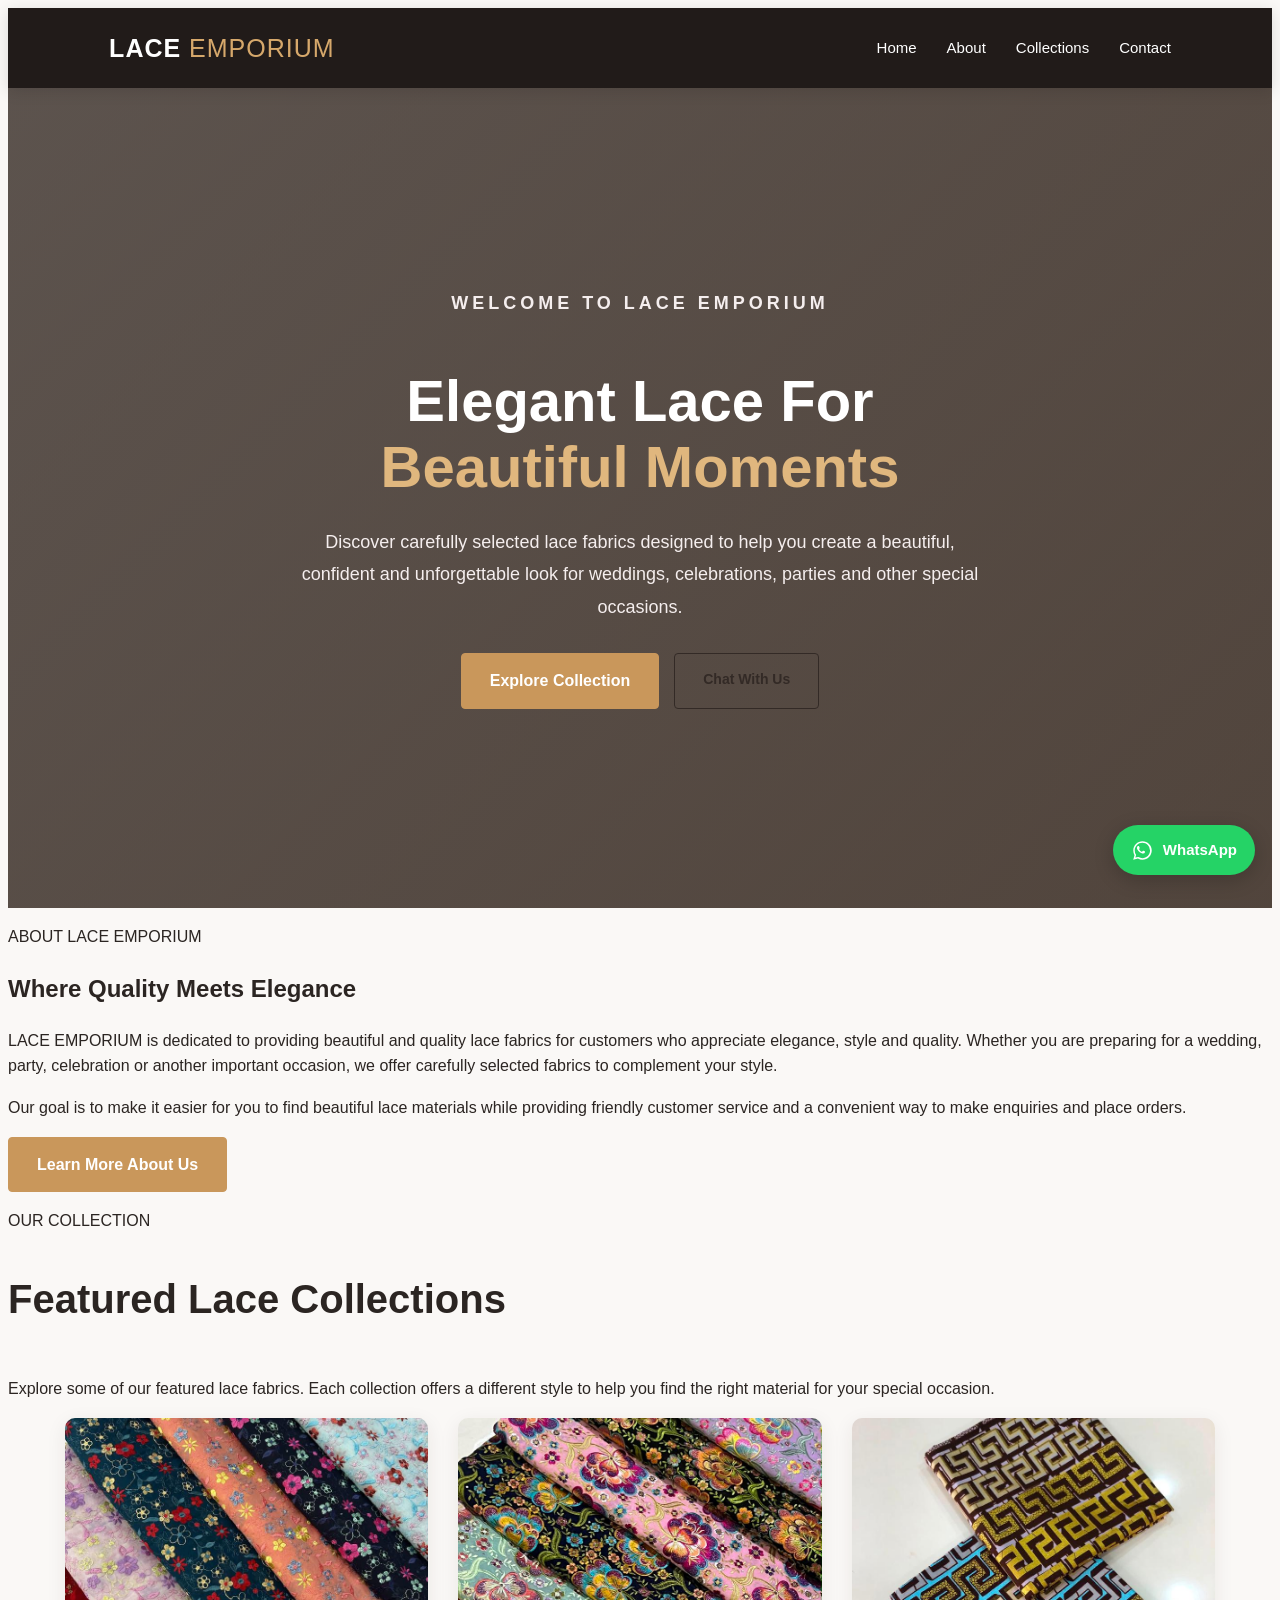
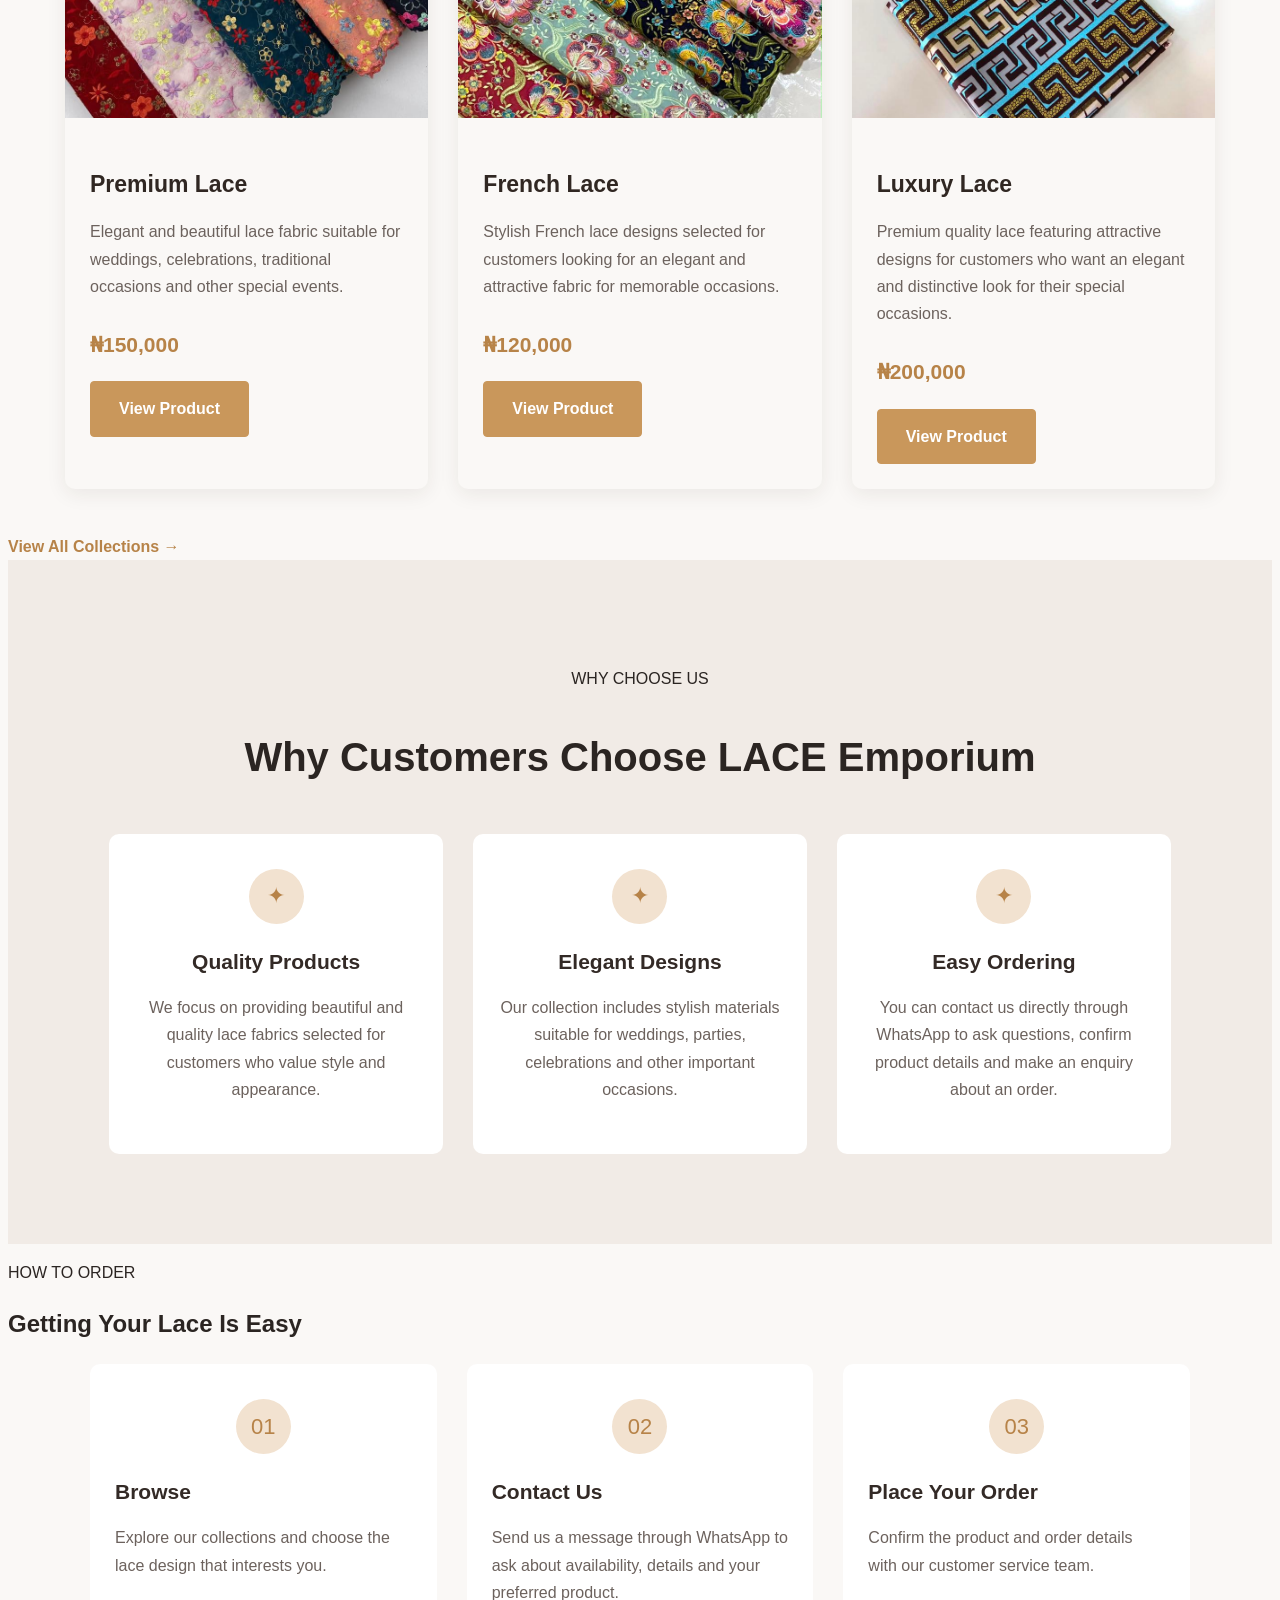
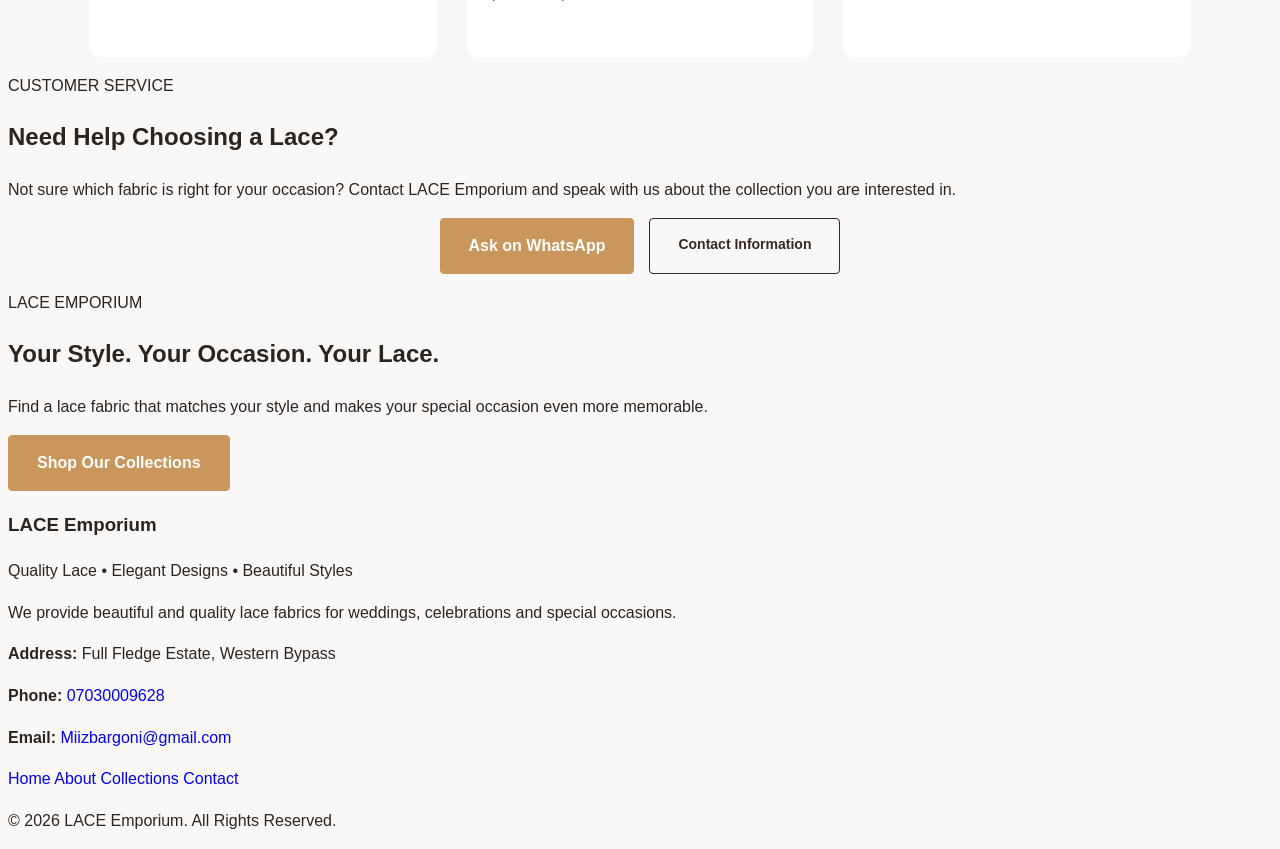
<file: index.html>
<!DOCTYPE html>
<html lang="en">

<head>
    <meta charset="UTF-8">
    <meta name="viewport" content="width=device-width, initial-scale=1.0">

    <title>LACE EMPORIUM | Quality Lace & Fashion</title>

    <link rel="stylesheet" href="style.css">
</head>

<body>

<!-- Floating WhatsApp Button -->

<a
    href="https://wa.me/2347030009628?text=Hello%20LACE%20Emporium%2C%20I%20would%20like%20to%20make%20an%20enquiry."
    class="floating-whatsapp"
    target="_blank"
    aria-label="Chat with LACE Emporium on WhatsApp"
>
    <span class="whatsapp-icon">
        <svg viewBox="0 0 32 32" aria-hidden="true">
            <path d="M19.11 17.21c-.28-.14-1.65-.81-1.91-.9-.26-.1-.45-.14-.64.14-.19.28-.73.9-.9 1.09-.16.19-.33.21-.61.07-.28-.14-1.18-.43-2.25-1.39-.83-.74-1.39-1.65-1.55-1.93-.16-.28-.02-.43.12-.57.13-.13.28-.33.42-.49.14-.16.19-.28.28-.47.09-.19.05-.35-.02-.49-.07-.14-.64-1.54-.88-2.11-.23-.55-.47-.48-.64-.49h-.54c-.19 0-.49.07-.75.35-.26.28-.98.96-.98 2.34s1 2.71 1.14 2.9c.14.19 1.96 2.99 4.75 4.19.66.28 1.18.45 1.58.57.66.21 1.26.18 1.73.11.53-.08 1.65-.68 1.88-1.34.23-.66.23-1.23.16-1.34-.07-.12-.26-.19-.54-.33z"/>
            <path d="M16.02 3.2C8.94 3.2 3.18 8.96 3.18 16.04c0 2.26.59 4.46 1.72 6.4L3.1 28.8l6.51-1.71a12.78 12.78 0 0 0 6.4 1.71h.01c7.08 0 12.84-5.76 12.84-12.84S23.1 3.2 16.02 3.2zm0 23.47h-.01c-2 0-3.96-.54-5.67-1.56l-.41-.24-3.86 1.01 1.03-3.76-.27-.39a10.61 10.61 0 0 1-1.63-5.69c0-5.87 4.78-10.65 10.66-10.65 2.84 0 5.51 1.11 7.52 3.12a10.6 10.6 0 0 1 3.12 7.53c0 5.87-4.78 10.63-10.65 10.63z"/>
        </svg>
    </span>

    <strong>WhatsApp</strong>
</a>


<!-- Navigation -->

<header>

    <div class="logo">
        <h2>LACE <span>EMPORIUM</span></h2>
    </div>

    <nav>
        <a href="index.html">Home</a>
        <a href="about.html">About</a>
        <a href="services.html">Collections</a>
        <a href="contact.html">Contact</a>
    </nav>

</header>


<!-- Hero Section -->

<section class="hero">

    <div class="hero-content">

        <p class="hero-small">
            WELCOME TO LACE EMPORIUM
        </p>

        <h1>
            Elegant Lace For
            <span>Beautiful Moments</span>
        </h1>

        <p>
            Discover carefully selected lace fabrics designed to help
            you create a beautiful, confident and unforgettable look
            for weddings, celebrations, parties and other special occasions.
        </p>

        <div class="hero-buttons">

            <a href="services.html" class="button">
                Explore Collection
            </a>

            <a
                href="https://wa.me/2347030009628?text=Hello%20LACE%20Emporium%2C%20I%20would%20like%20to%20make%20an%20enquiry."
                class="button secondary-button"
                target="_blank"
            >
                Chat With Us
            </a>

        </div>

    </div>

</section>


<!-- Introduction -->

<section class="intro">

    <p class="section-label">
        ABOUT LACE EMPORIUM
    </p>

    <h2>
        Where Quality Meets Elegance
    </h2>

    <p>
        LACE EMPORIUM is dedicated to providing beautiful and quality
        lace fabrics for customers who appreciate elegance, style and
        quality. Whether you are preparing for a wedding, party,
        celebration or another important occasion, we offer carefully
        selected fabrics to complement your style.
    </p>

    <p>
        Our goal is to make it easier for you to find beautiful lace
        materials while providing friendly customer service and a
        convenient way to make enquiries and place orders.
    </p>

    <a href="about.html" class="button">
        Learn More About Us
    </a>

</section>


<!-- Featured Collections -->

<section class="home-products">

    <p class="section-label">
        OUR COLLECTION
    </p>

    <h2>
        Featured Lace Collections
    </h2>

    <p>
        Explore some of our featured lace fabrics. Each collection
        offers a different style to help you find the right material
        for your special occasion.
    </p>

    <div class="home-product-container">


        <!-- Premium Lace -->

        <div class="home-product-card">

            <div class="home-product-image">

                <img
                    src="premium-lace.jpeg"
                    alt="Premium Lace"
                >

            </div>

            <div class="home-product-content">

                <h3>
                    Premium Lace
                </h3>

                <p>
                    Elegant and beautiful lace fabric suitable for
                    weddings, celebrations, traditional occasions
                    and other special events.
                </p>

                <h4>
                    ₦150,000
                </h4>

                <a href="services.html" class="button">
                    View Product
                </a>

            </div>

        </div>


        <!-- French Lace -->

        <div class="home-product-card">

            <div class="home-product-image">

                <img
                    src="french-lace.jpeg"
                    alt="French Lace"
                >

            </div>

            <div class="home-product-content">

                <h3>
                    French Lace
                </h3>

                <p>
                    Stylish French lace designs selected for customers
                    looking for an elegant and attractive fabric for
                    memorable occasions.
                </p>

                <h4>
                    ₦120,000
                </h4>

                <a href="services.html" class="button">
                    View Product
                </a>

            </div>

        </div>


        <!-- Luxury Lace -->

        <div class="home-product-card">

            <div class="home-product-image">

                <img
                    src="luxury-lace.jpeg"
                    alt="Luxury Lace"
                >

            </div>

            <div class="home-product-content">

                <h3>
                    Luxury Lace
                </h3>

                <p>
                    Premium quality lace featuring attractive designs
                    for customers who want an elegant and distinctive
                    look for their special occasions.
                </p>

                <h4>
                    ₦200,000
                </h4>

                <a href="services.html" class="button">
                    View Product
                </a>

            </div>

        </div>

    </div>


    <a href="services.html" class="view-all-button">
        View All Collections →
    </a>

</section>


<!-- Why Choose Us -->

<section class="why-us">

    <p class="section-label">
        WHY CHOOSE US
    </p>

    <h2>
        Why Customers Choose LACE Emporium
    </h2>

    <div class="why-container">


        <div class="why-item">

            <div class="why-icon">
                ✦
            </div>

            <h3>
                Quality Products
            </h3>

            <p>
                We focus on providing beautiful and quality lace
                fabrics selected for customers who value style
                and appearance.
            </p>

        </div>


        <div class="why-item">

            <div class="why-icon">
                ✦
            </div>

            <h3>
                Elegant Designs
            </h3>

            <p>
                Our collection includes stylish materials suitable
                for weddings, parties, celebrations and other
                important occasions.
            </p>

        </div>


        <div class="why-item">

            <div class="why-icon">
                ✦
            </div>

            <h3>
                Easy Ordering
            </h3>

            <p>
                You can contact us directly through WhatsApp to
                ask questions, confirm product details and make
                an enquiry about an order.
            </p>

        </div>

    </div>

</section>


<!-- How To Order -->

<section class="intro">

    <p class="section-label">
        HOW TO ORDER
    </p>

    <h2>
        Getting Your Lace Is Easy
    </h2>

    <div class="why-container">

        <div class="why-item">

            <div class="why-icon">
                01
            </div>

            <h3>
                Browse
            </h3>

            <p>
                Explore our collections and choose the lace design
                that interests you.
            </p>

        </div>


        <div class="why-item">

            <div class="why-icon">
                02
            </div>

            <h3>
                Contact Us
            </h3>

            <p>
                Send us a message through WhatsApp to ask about
                availability, details and your preferred product.
            </p>

        </div>


        <div class="why-item">

            <div class="why-icon">
                03
            </div>

            <h3>
                Place Your Order
            </h3>

            <p>
                Confirm the product and order details with our
                customer service team.
            </p>

        </div>

    </div>

</section>


<!-- Customer Service -->

<section class="cta">

    <p class="section-label">
        CUSTOMER SERVICE
    </p>

    <h2>
        Need Help Choosing a Lace?
    </h2>

    <p>
        Not sure which fabric is right for your occasion?
        Contact LACE Emporium and speak with us about the
        collection you are interested in.
    </p>

    <div class="hero-buttons">

        <a
            href="https://wa.me/2347030009628?text=Hello%20LACE%20Emporium%2C%20I%20need%20help%20choosing%20a%20lace."
            target="_blank"
            class="button"
        >
            Ask on WhatsApp
        </a>

        <a href="contact.html" class="button secondary-button">
            Contact Information
        </a>

    </div>

</section>


<!-- Final CTA -->

<section class="intro">

    <p class="section-label">
        LACE EMPORIUM
    </p>

    <h2>
        Your Style. Your Occasion. Your Lace.
    </h2>

    <p>
        Find a lace fabric that matches your style and makes your
        special occasion even more memorable.
    </p>

    <a href="services.html" class="button">
        Shop Our Collections
    </a>

</section>


<!-- Footer -->

<footer>

    <h3>
        LACE Emporium
    </h3>

    <p>
        Quality Lace • Elegant Designs • Beautiful Styles
    </p>

    <p>
        We provide beautiful and quality lace fabrics for
        weddings, celebrations and special occasions.
    </p>

    <p>
        <strong>Address:</strong>
        Full Fledge Estate, Western Bypass
    </p>

    <p>
        <strong>Phone:</strong>
        <a href="tel:07030009628">
            07030009628
        </a>
    </p>

    <p>
        <strong>Email:</strong>
        <a href="mailto:Miizbargoni@gmail.com">
            Miizbargoni@gmail.com
        </a>
    </p>

    <div class="footer-links">

        <a href="index.html">
            Home
        </a>

        <a href="about.html">
            About
        </a>

        <a href="services.html">
            Collections
        </a>

        <a href="contact.html">
            Contact
        </a>

    </div>

    <p class="copyright">
        &copy; 2026 LACE Emporium. All Rights Reserved.
    </p>

</footer>

</body>
</html>
</file>
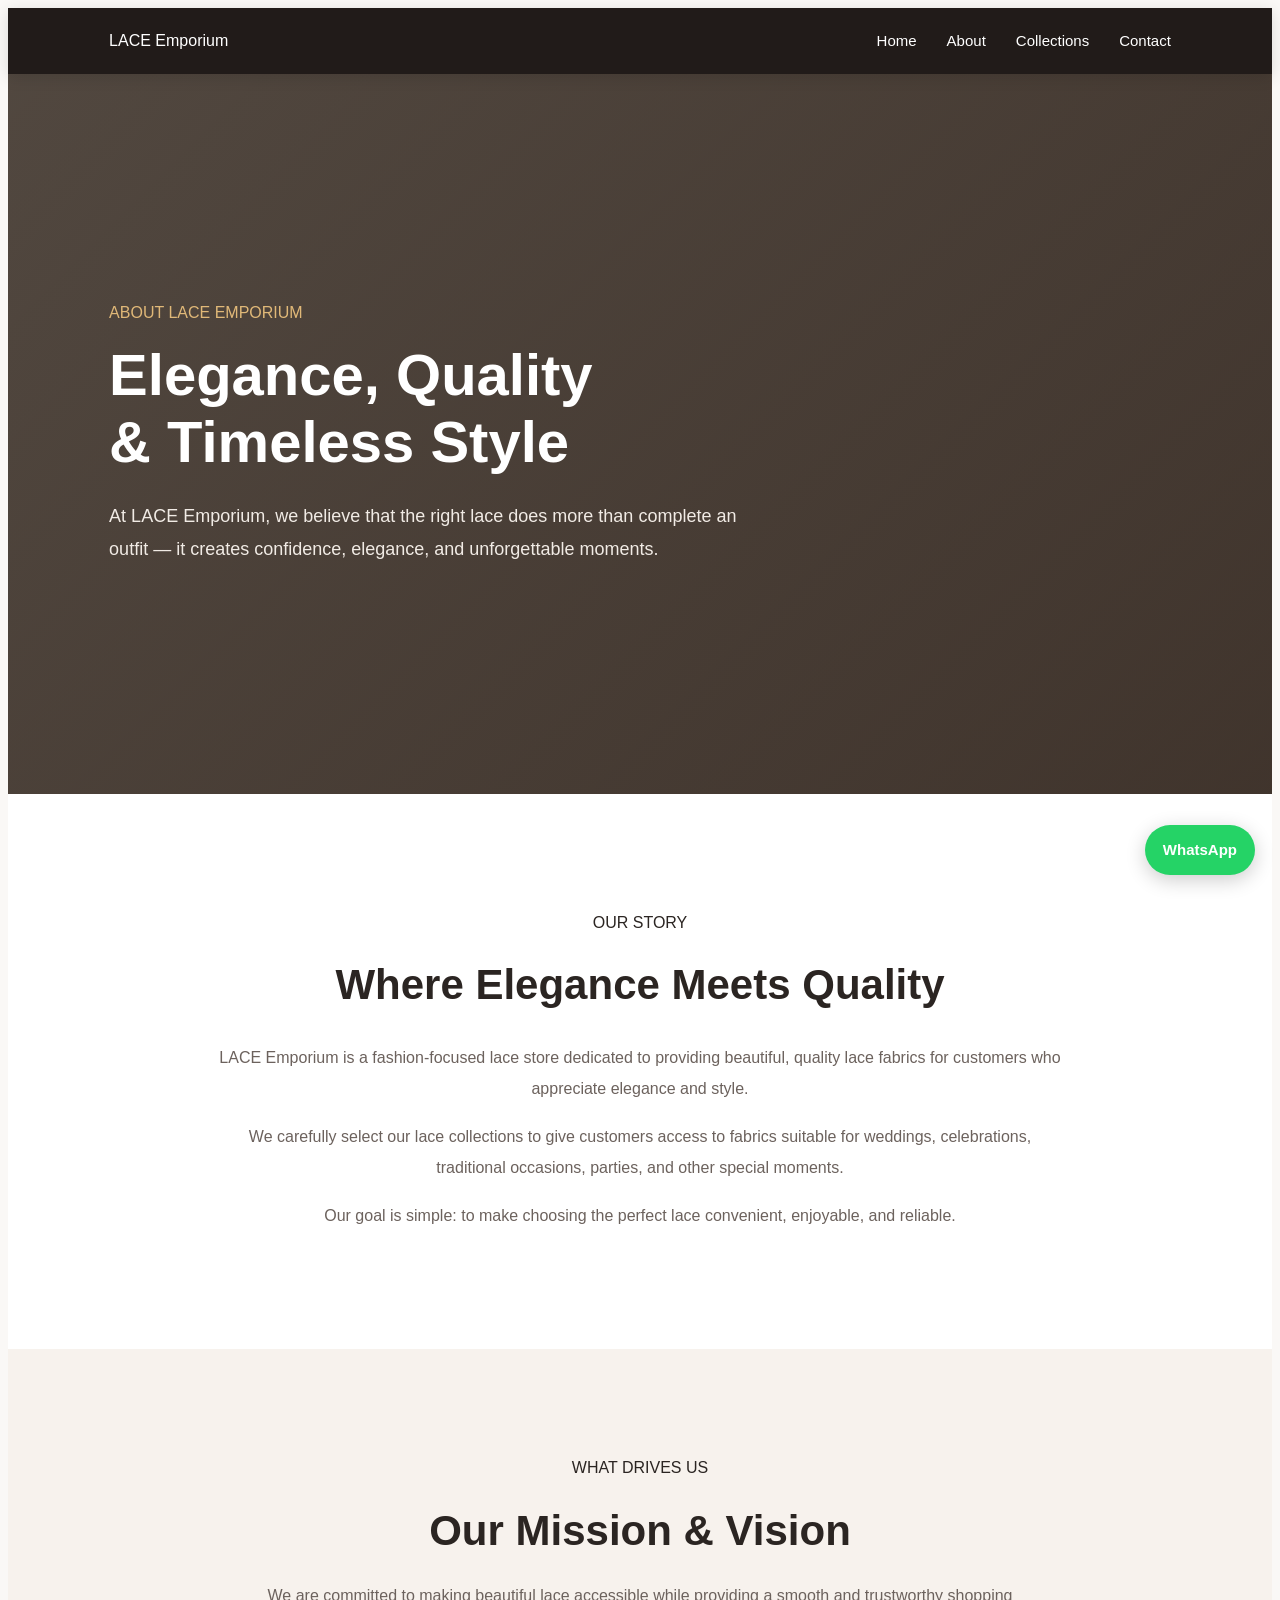
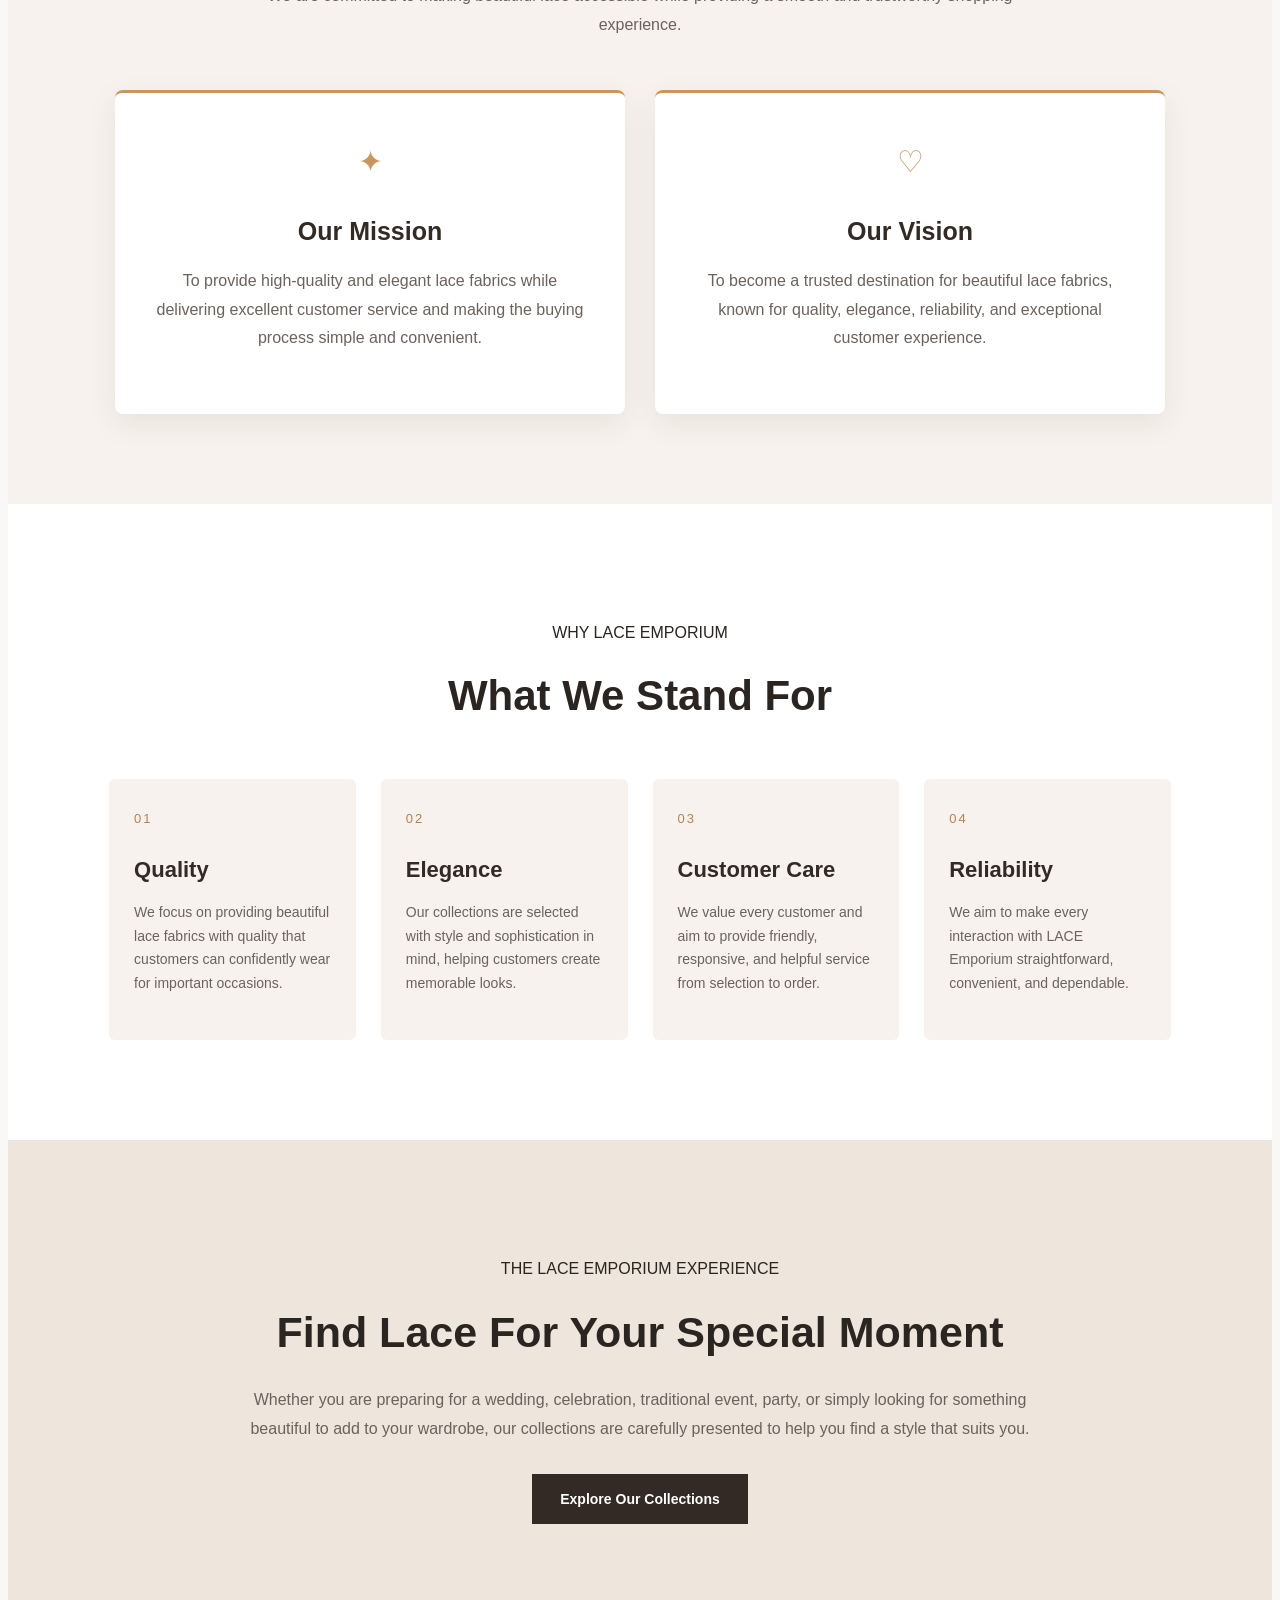
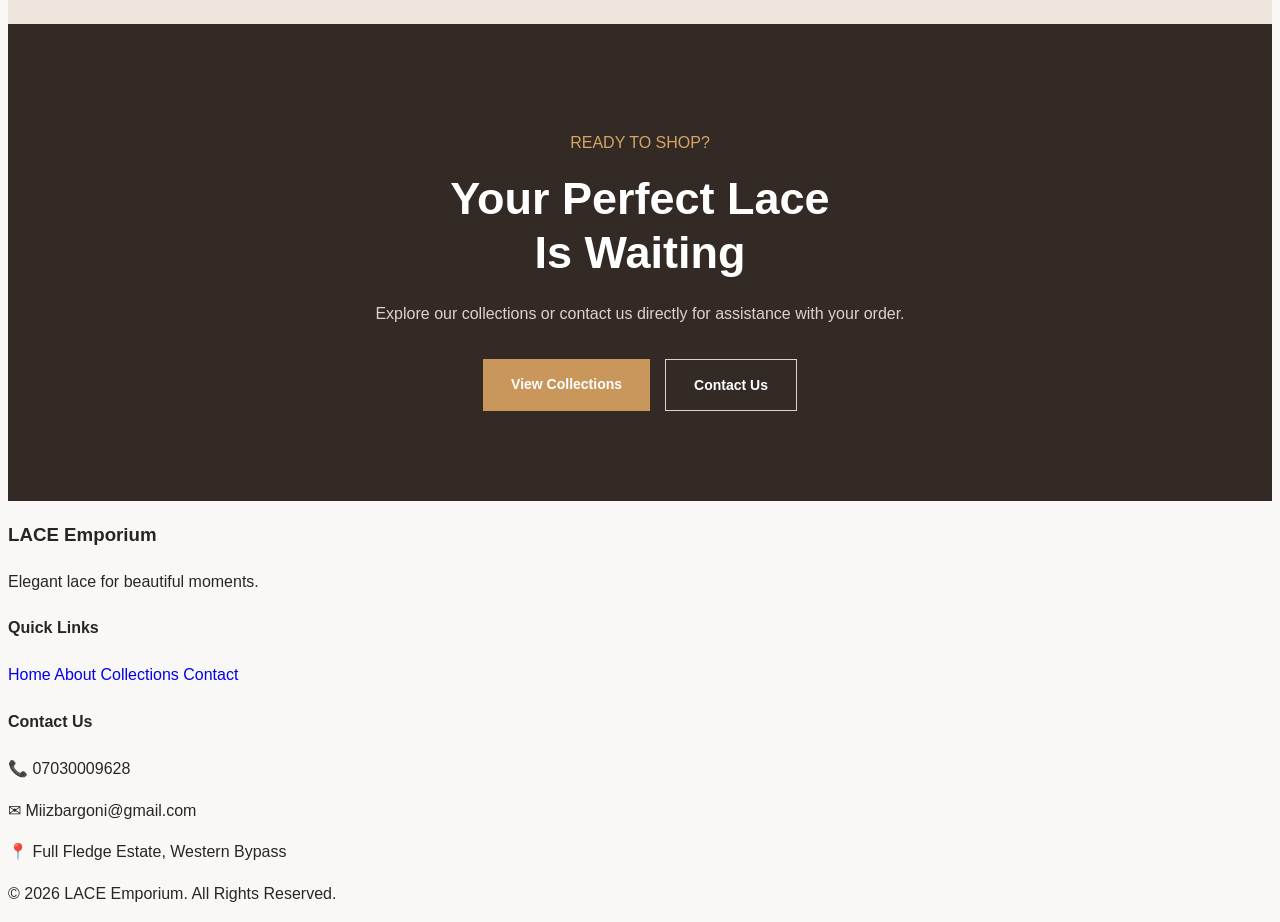
<file: about.html>
<!DOCTYPE html>
<html lang="en">
<head>
    <meta charset="UTF-8">
    <meta name="viewport" content="width=device-width, initial-scale=1.0">

    <title>About Us | LACE Emporium</title>

    <link rel="stylesheet" href="style.css">
</head>

<body>

    <!-- =========================
         HEADER
         ========================= -->
    <header>
        <div class="logo">LACE Emporium</div>

        <nav>
            <a href="index.html">Home</a>
            <a href="about.html" class="active">About</a>
            <a href="services.html">Collections</a>
            <a href="contact.html">Contact</a>
        </nav>
    </header>


    <!-- =========================
         ABOUT HERO
         ========================= -->
    <section class="about-hero">

        <div class="about-hero-content">

            <p class="section-label">ABOUT LACE EMPORIUM</p>

            <h1>
                Elegance, Quality<br>
                & Timeless Style
            </h1>

            <p>
                At LACE Emporium, we believe that the right lace does more
                than complete an outfit — it creates confidence, elegance,
                and unforgettable moments.
            </p>

        </div>

    </section>


    <!-- =========================
         OUR STORY
         ========================= -->
    <section class="about-story">

        <div class="about-story-content">

            <p class="section-label">OUR STORY</p>

            <h2>Where Elegance Meets Quality</h2>

            <p>
                LACE Emporium is a fashion-focused lace store dedicated to
                providing beautiful, quality lace fabrics for customers who
                appreciate elegance and style.
            </p>

            <p>
                We carefully select our lace collections to give customers
                access to fabrics suitable for weddings, celebrations,
                traditional occasions, parties, and other special moments.
            </p>

            <p>
                Our goal is simple: to make choosing the perfect lace
                convenient, enjoyable, and reliable.
            </p>

        </div>

    </section>


    <!-- =========================
         OUR MISSION & VISION
         ========================= -->
    <section class="mission-section">

        <div class="section-heading">

            <p class="section-label">WHAT DRIVES US</p>

            <h2>Our Mission & Vision</h2>

            <p>
                We are committed to making beautiful lace accessible while
                providing a smooth and trustworthy shopping experience.
            </p>

        </div>


        <div class="mission-grid">

            <!-- Mission -->
            <div class="mission-card">

                <div class="mission-icon">✦</div>

                <h3>Our Mission</h3>

                <p>
                    To provide high-quality and elegant lace fabrics while
                    delivering excellent customer service and making the
                    buying process simple and convenient.
                </p>

            </div>


            <!-- Vision -->
            <div class="mission-card">

                <div class="mission-icon">♡</div>

                <h3>Our Vision</h3>

                <p>
                    To become a trusted destination for beautiful lace
                    fabrics, known for quality, elegance, reliability, and
                    exceptional customer experience.
                </p>

            </div>

        </div>

    </section>


    <!-- =========================
         WHY CHOOSE US
         ========================= -->
    <section class="about-values">

        <div class="section-heading">

            <p class="section-label">WHY LACE EMPORIUM</p>

            <h2>What We Stand For</h2>

        </div>


        <div class="values-grid">

            <div class="value-card">

                <span class="value-number">01</span>

                <h3>Quality</h3>

                <p>
                    We focus on providing beautiful lace fabrics with
                    quality that customers can confidently wear for
                    important occasions.
                </p>

            </div>


            <div class="value-card">

                <span class="value-number">02</span>

                <h3>Elegance</h3>

                <p>
                    Our collections are selected with style and sophistication
                    in mind, helping customers create memorable looks.
                </p>

            </div>


            <div class="value-card">

                <span class="value-number">03</span>

                <h3>Customer Care</h3>

                <p>
                    We value every customer and aim to provide friendly,
                    responsive, and helpful service from selection to order.
                </p>

            </div>


            <div class="value-card">

                <span class="value-number">04</span>

                <h3>Reliability</h3>

                <p>
                    We aim to make every interaction with LACE Emporium
                    straightforward, convenient, and dependable.
                </p>

            </div>

        </div>

    </section>


    <!-- =========================
         SHOPPING EXPERIENCE
         ========================= -->
    <section class="experience-section">

        <div class="experience-content">

            <p class="section-label">THE LACE EMPORIUM EXPERIENCE</p>

            <h2>Find Lace For Your Special Moment</h2>

            <p>
                Whether you are preparing for a wedding, celebration,
                traditional event, party, or simply looking for something
                beautiful to add to your wardrobe, our collections are
                carefully presented to help you find a style that suits you.
            </p>

            <a href="services.html" class="primary-button">
                Explore Our Collections
            </a>

        </div>

    </section>


    <!-- =========================
         CONTACT CTA
         ========================= -->
    <section class="cta-section">

        <p class="section-label">READY TO SHOP?</p>

        <h2>
            Your Perfect Lace<br>
            Is Waiting
        </h2>

        <p>
            Explore our collections or contact us directly for assistance
            with your order.
        </p>

        <div class="cta-buttons">

            <a href="services.html" class="primary-button">
                View Collections
            </a>

            <a href="contact.html" class="secondary-button">
                Contact Us
            </a>

        </div>

    </section>


    <!-- =========================
         FOOTER
         ========================= -->
    <footer>

        <div class="footer-content">

            <div class="footer-brand">

                <h3>LACE Emporium</h3>

                <p>
                    Elegant lace for beautiful moments.
                </p>

            </div>


            <div class="footer-links">

                <h4>Quick Links</h4>

                <a href="index.html">Home</a>
                <a href="about.html">About</a>
                <a href="services.html">Collections</a>
                <a href="contact.html">Contact</a>

            </div>


            <div class="footer-contact">

                <h4>Contact Us</h4>

                <p>📞 07030009628</p>

                <p>✉ Miizbargoni@gmail.com</p>

                <p>📍 Full Fledge Estate, Western Bypass</p>

            </div>

        </div>


        <div class="footer-bottom">

            <p>
                © 2026 LACE Emporium. All Rights Reserved.
            </p>

        </div>

    </footer>


    <!-- =========================
         FLOATING WHATSAPP
         ========================= -->
    <a
        href="https://wa.me/2347030009628"
        class="floating-whatsapp"
        target="_blank"
        aria-label="Chat with LACE Emporium on WhatsApp"
    >
        WhatsApp
    </a>


</body>
</html>
</file>
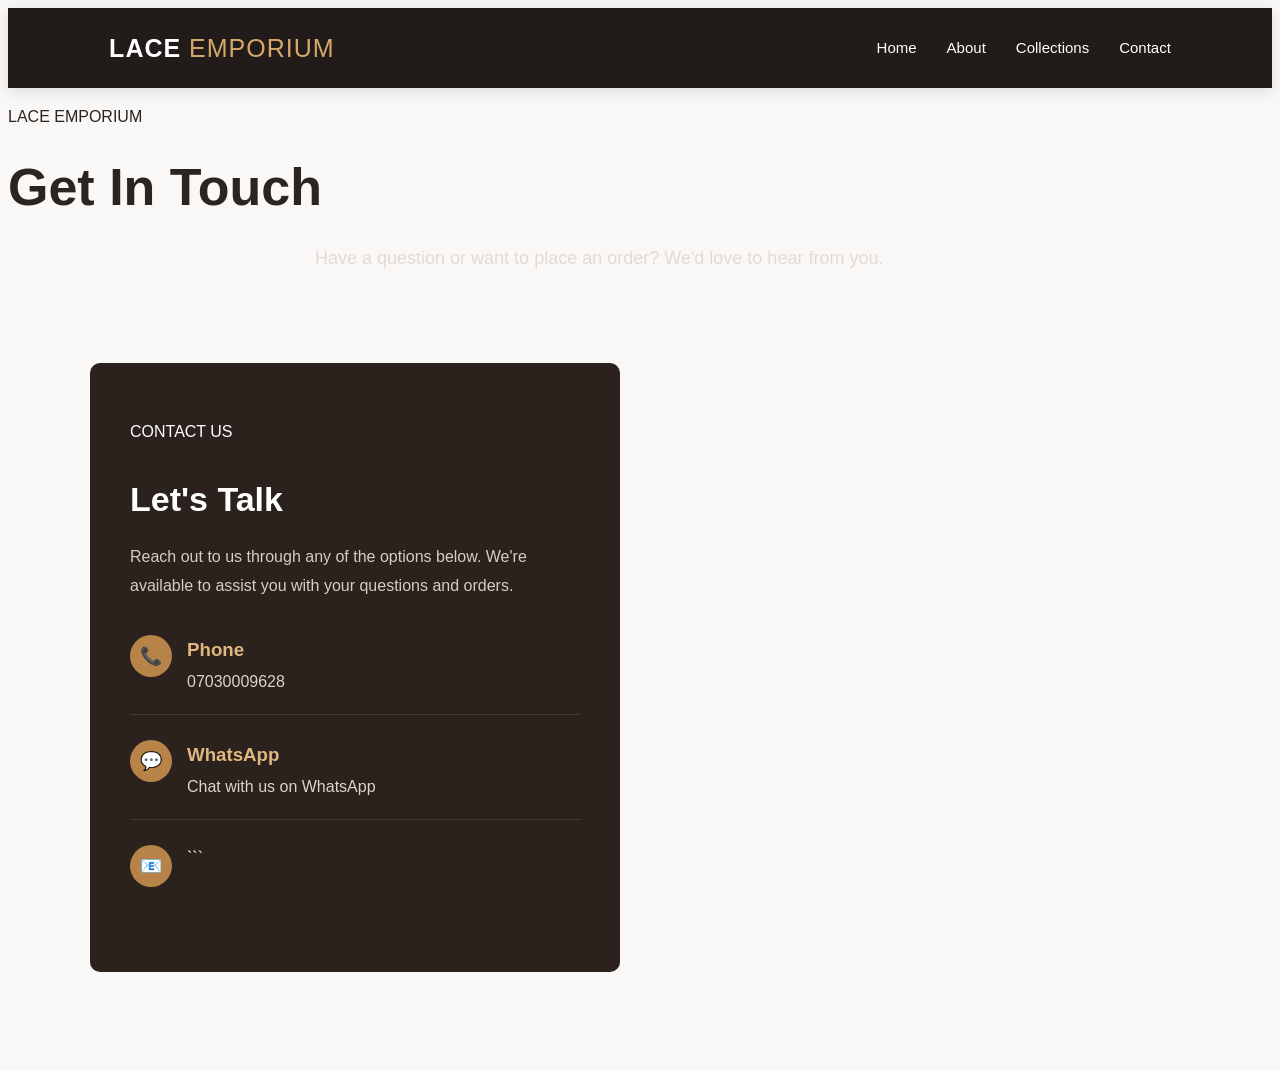
<file: contact.html>
<!DOCTYPE html>
<html lang="en">

<head>
    <meta charset="UTF-8">
    <meta name="viewport" content="width=device-width, initial-scale=1.0">

    <title>Contact Us - LACE EMPORIUM</title>

    <link rel="stylesheet" href="style.css">
</head>

<body>

    <!-- Header -->
    <header>

        <div class="logo">
            <h2>LACE <span>EMPORIUM</span></h2>
        </div>

        <nav>
            <a href="index.html">Home</a>
            <a href="about.html">About</a>
            <a href="services.html">Collections</a>
            <a href="contact.html">Contact</a>
        </nav>

    </header>


    <!-- Contact Hero -->
    <section class="contact-hero">

        <p class="section-label">LACE EMPORIUM</p>

        <h1>Get In Touch</h1>

        <p>
            Have a question or want to place an order?
            We'd love to hear from you.
        </p>

    </section>


    <!-- Contact Section -->
    <section class="contact-page">

        <div class="contact-container">


            <!-- Contact Information -->
            <div class="contact-details">

                <p class="section-label">CONTACT US</p>

                <h2>Let's Talk</h2>

                <p class="contact-description">
                    Reach out to us through any of the options below.
                    We're available to assist you with your questions
                    and orders.
                </p>


                <div class="contact-item">

                    <div class="contact-icon">📞</div>

                    <div>
                        <h3>Phone</h3>

                        <p>
                            <a href="tel:07030009628">
                                07030009628
                            </a>
                        </p>
                    </div>

                </div>


                <div class="contact-item">

                    <div class="contact-icon">💬</div>

                    <div>
                        <h3>WhatsApp</h3>

                        <p>
                            <a
                                href="https://wa.me/2347030009628"
                                target="_blank"
                            >
                                Chat with us on WhatsApp
                            </a>
                        </p>
                    </div>

                </div>


                <div class="contact-item">

                    <div class="contact-icon">📧</div>

                    <div>
```
</file>
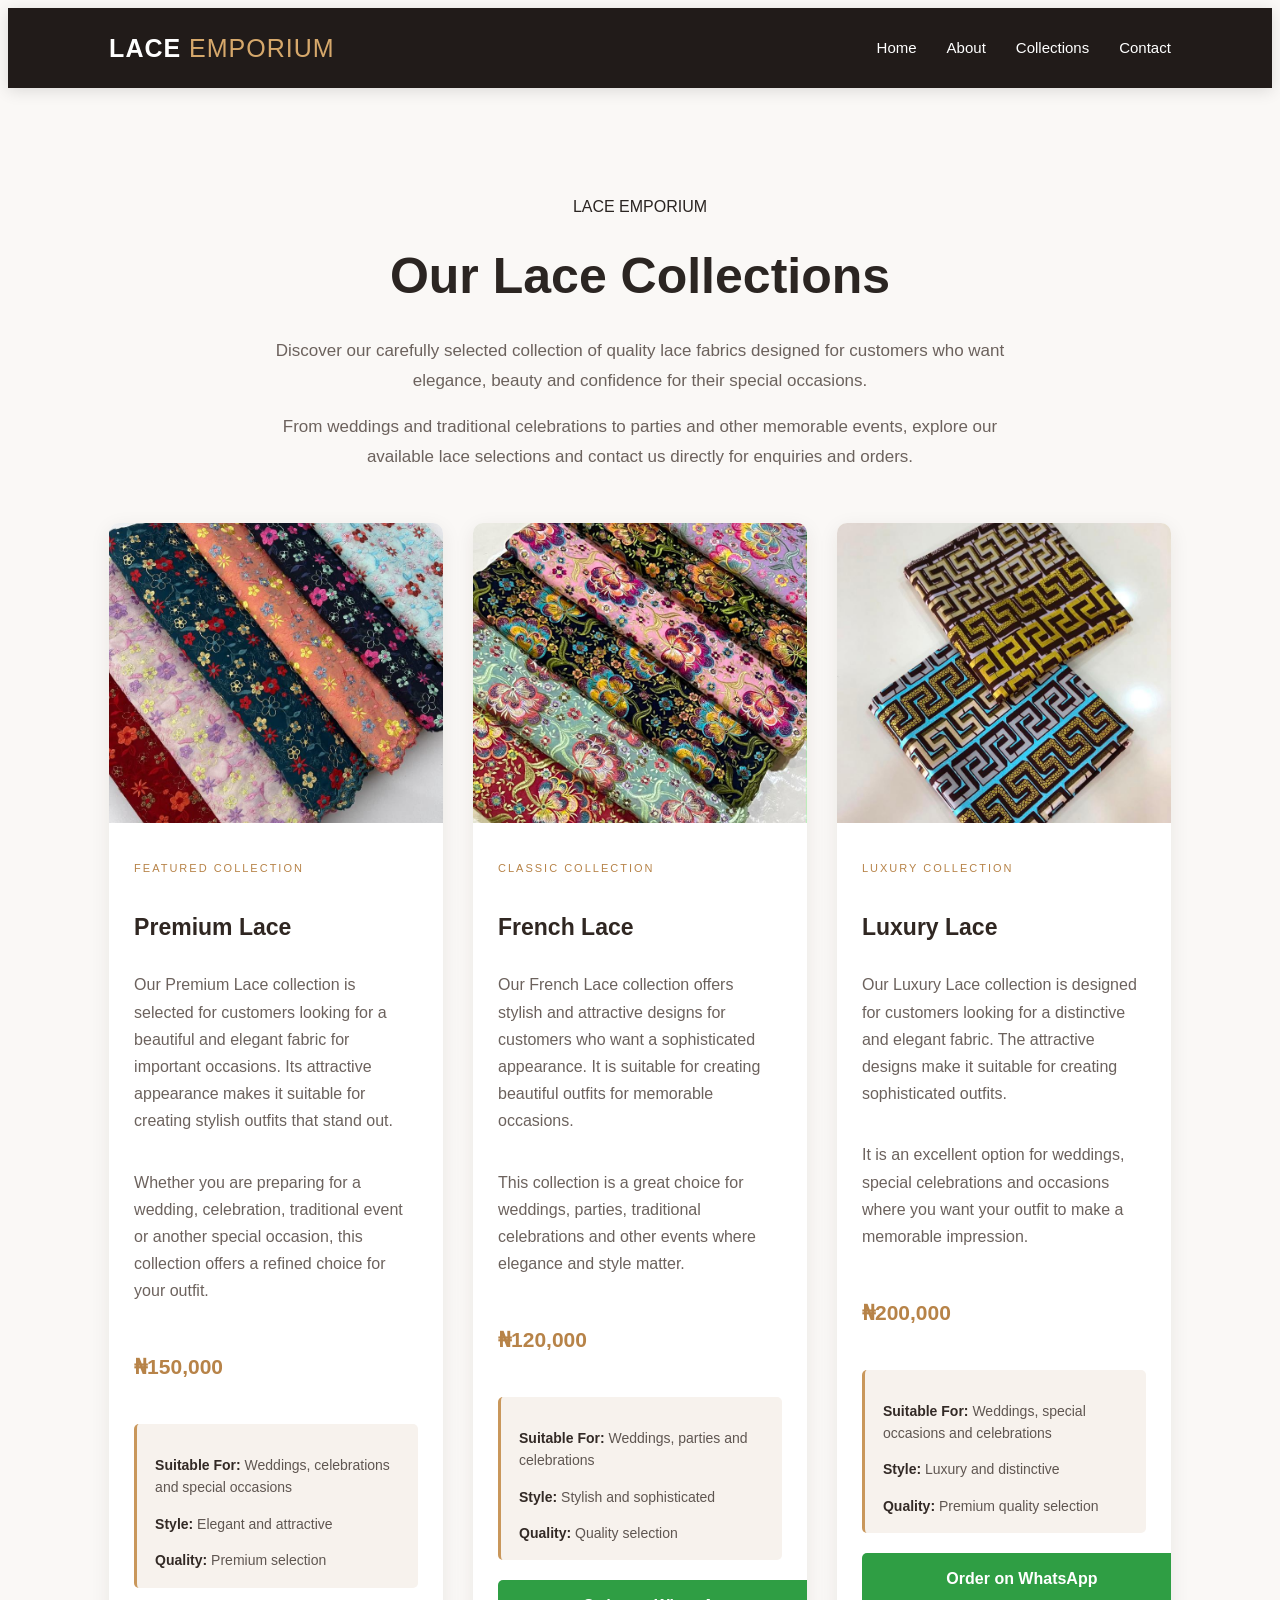
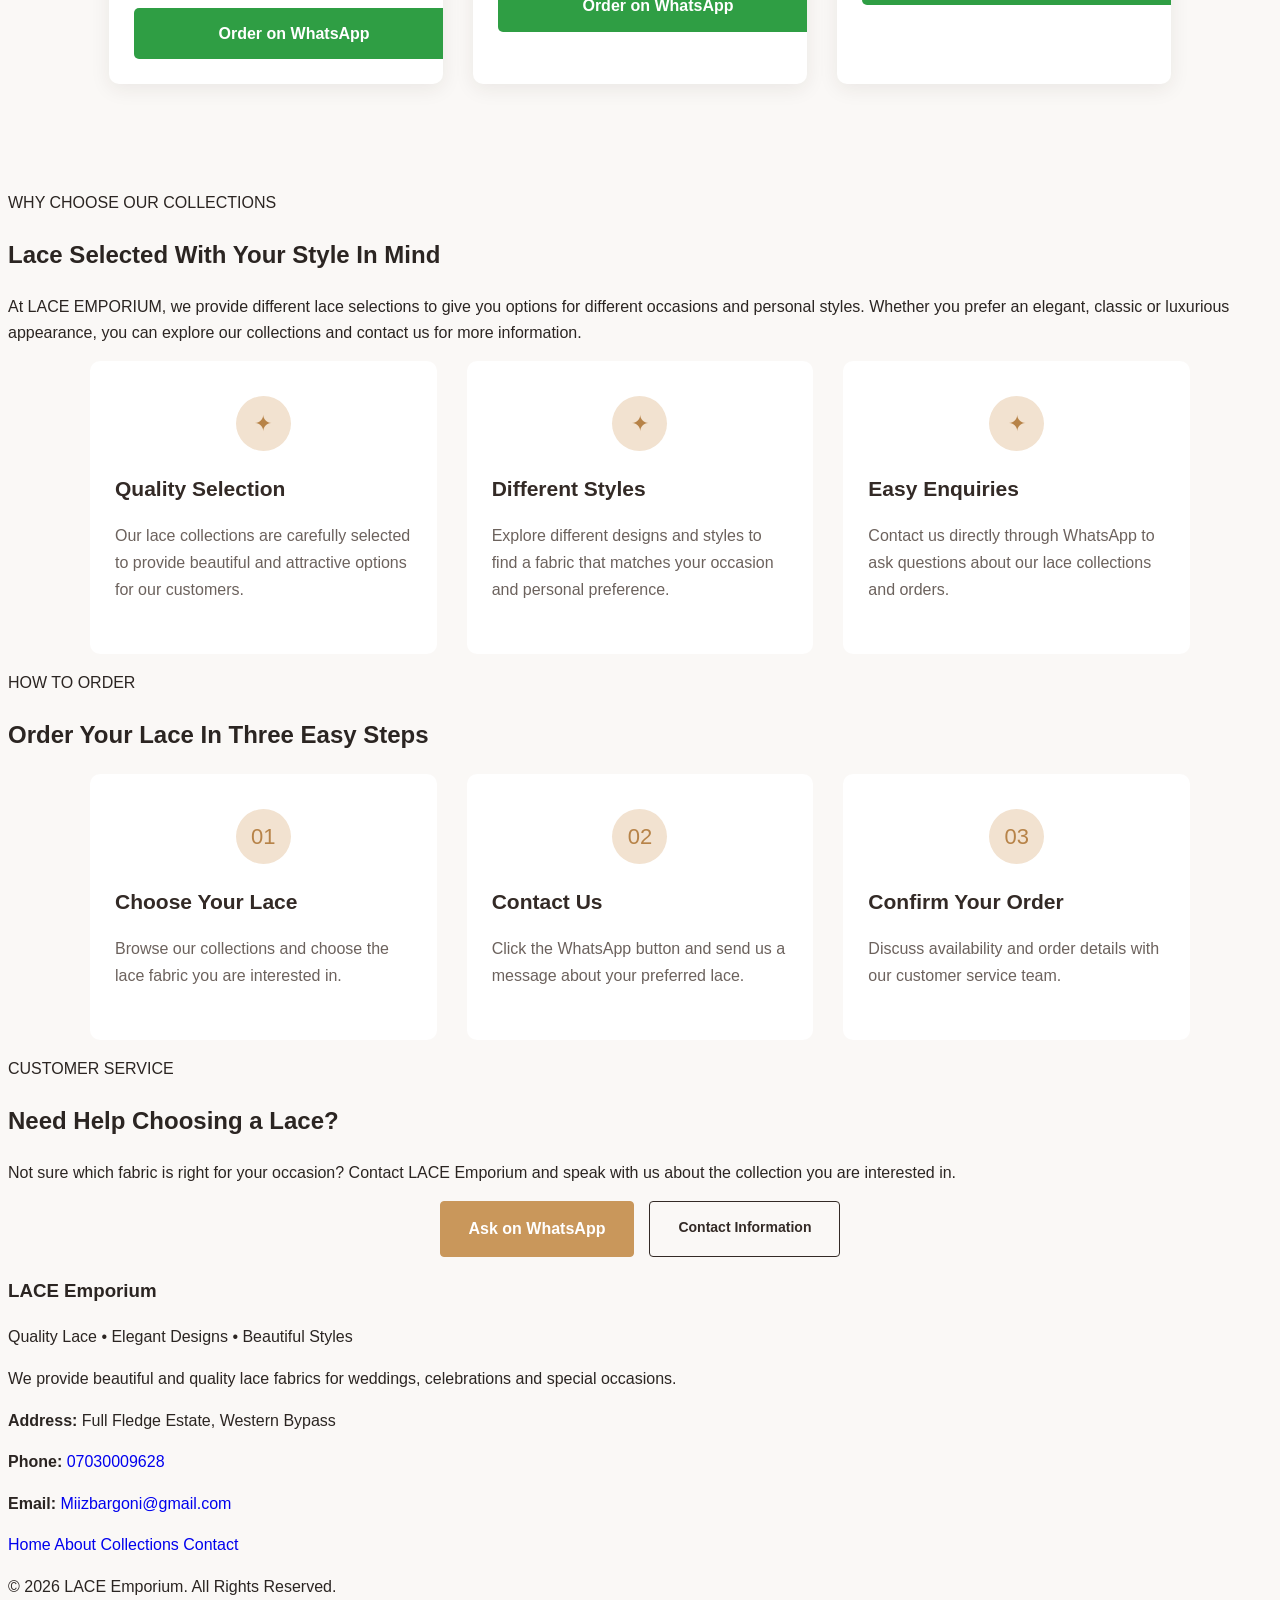
<file: services.html>
<!DOCTYPE html>
<html lang="en">

<head>
    <meta charset="UTF-8">
    <meta name="viewport" content="width=device-width, initial-scale=1.0">

    <title>Collections - LACE EMPORIUM</title>

    <link rel="stylesheet" href="style.css">
</head>

<body>

<!-- Header -->

<header>

    <div class="logo">
        <h2>LACE <span>EMPORIUM</span></h2>
    </div>

    <nav>
        <a href="index.html">Home</a>
        <a href="about.html">About</a>
        <a href="services.html">Collections</a>
        <a href="contact.html">Contact</a>
    </nav>

</header>


<!-- Collections Hero -->

<section class="services-page">

    <p class="section-label">
        LACE EMPORIUM
    </p>

    <h1>
        Our Lace Collections
    </h1>

    <p class="intro">
        Discover our carefully selected collection of quality lace
        fabrics designed for customers who want elegance, beauty and
        confidence for their special occasions.
    </p>

    <p class="intro">
        From weddings and traditional celebrations to parties and
        other memorable events, explore our available lace selections
        and contact us directly for enquiries and orders.
    </p>


    <!-- Product Collection -->

    <div class="product-container">


        <!-- Premium Lace -->

        <div class="product-card">

            <div class="product-image">

                <img
                    src="premium-lace.jpeg"
                    alt="Premium Lace"
                >

            </div>

            <div class="product-content">

                <p class="section-label">
                    FEATURED COLLECTION
                </p>

                <h3>
                    Premium Lace
                </h3>

                <p>
                    Our Premium Lace collection is selected for customers
                    looking for a beautiful and elegant fabric for important
                    occasions. Its attractive appearance makes it suitable
                    for creating stylish outfits that stand out.
                </p>

                <p>
                    Whether you are preparing for a wedding, celebration,
                    traditional event or another special occasion, this
                    collection offers a refined choice for your outfit.
                </p>

                <h4>
                    ₦150,000
                </h4>

                <div class="product-details">

                    <p>
                        <strong>Suitable For:</strong>
                        Weddings, celebrations and special occasions
                    </p>

                    <p>
                        <strong>Style:</strong>
                        Elegant and attractive
                    </p>

                    <p>
                        <strong>Quality:</strong>
                        Premium selection
                    </p>

                </div>

                <a
                    href="https://wa.me/2347030009628?text=Hello%20LACE%20Emporium%2C%20I%20am%20interested%20in%20the%20Premium%20Lace%20priced%20at%20₦150%2C000."
                    class="whatsapp-button"
                    target="_blank"
                >
                    Order on WhatsApp
                </a>

            </div>

        </div>


        <!-- French Lace -->

        <div class="product-card">

            <div class="product-image">

                <img
                    src="french-lace.jpeg"
                    alt="French Lace"
                >

            </div>

            <div class="product-content">

                <p class="section-label">
                    CLASSIC COLLECTION
                </p>

                <h3>
                    French Lace
                </h3>

                <p>
                    Our French Lace collection offers stylish and attractive
                    designs for customers who want a sophisticated appearance.
                    It is suitable for creating beautiful outfits for memorable
                    occasions.
                </p>

                <p>
                    This collection is a great choice for weddings, parties,
                    traditional celebrations and other events where elegance
                    and style matter.
                </p>

                <h4>
                    ₦120,000
                </h4>

                <div class="product-details">

                    <p>
                        <strong>Suitable For:</strong>
                        Weddings, parties and celebrations
                    </p>

                    <p>
                        <strong>Style:</strong>
                        Stylish and sophisticated
                    </p>

                    <p>
                        <strong>Quality:</strong>
                        Quality selection
                    </p>

                </div>

                <a
                    href="https://wa.me/2347030009628?text=Hello%20LACE%20Emporium%2C%20I%20am%20interested%20in%20the%20French%20Lace%20priced%20at%20₦120%2C000."
                    class="whatsapp-button"
                    target="_blank"
                >
                    Order on WhatsApp
                </a>

            </div>

        </div>


        <!-- Luxury Lace -->

        <div class="product-card">

            <div class="product-image">

                <img
                    src="luxury-lace.jpeg"
                    alt="Luxury Lace"
                >

            </div>

            <div class="product-content">

                <p class="section-label">
                    LUXURY COLLECTION
                </p>

                <h3>
                    Luxury Lace
                </h3>

                <p>
                    Our Luxury Lace collection is designed for customers
                    looking for a distinctive and elegant fabric. The
                    attractive designs make it suitable for creating
                    sophisticated outfits.
                </p>

                <p>
                    It is an excellent option for weddings, special
                    celebrations and occasions where you want your
                    outfit to make a memorable impression.
                </p>

                <h4>
                    ₦200,000
                </h4>

                <div class="product-details">

                    <p>
                        <strong>Suitable For:</strong>
                        Weddings, special occasions and celebrations
                    </p>

                    <p>
                        <strong>Style:</strong>
                        Luxury and distinctive
                    </p>

                    <p>
                        <strong>Quality:</strong>
                        Premium quality selection
                    </p>

                </div>

                <a
                    href="https://wa.me/2347030009628?text=Hello%20LACE%20Emporium%2C%20I%20am%20interested%20in%20the%20Luxury%20Lace%20priced%20at%20₦200%2C000."
                    class="whatsapp-button"
                    target="_blank"
                >
                    Order on WhatsApp
                </a>

            </div>

        </div>

    </div>

</section>


<!-- Why Choose Our Collections -->

<section class="intro">

    <p class="section-label">
        WHY CHOOSE OUR COLLECTIONS
    </p>

    <h2>
        Lace Selected With Your Style In Mind
    </h2>

    <p>
        At LACE EMPORIUM, we provide different lace selections
        to give you options for different occasions and personal
        styles. Whether you prefer an elegant, classic or luxurious
        appearance, you can explore our collections and contact us
        for more information.
    </p>

    <div class="why-container">

        <div class="why-item">

            <div class="why-icon">
                ✦
            </div>

            <h3>
                Quality Selection
            </h3>

            <p>
                Our lace collections are carefully selected to provide
                beautiful and attractive options for our customers.
            </p>

        </div>


        <div class="why-item">

            <div class="why-icon">
                ✦
            </div>

            <h3>
                Different Styles
            </h3>

            <p>
                Explore different designs and styles to find a fabric
                that matches your occasion and personal preference.
            </p>

        </div>


        <div class="why-item">

            <div class="why-icon">
                ✦
            </div>

            <h3>
                Easy Enquiries
            </h3>

            <p>
                Contact us directly through WhatsApp to ask questions
                about our lace collections and orders.
            </p>

        </div>

    </div>

</section>


<!-- How To Order -->

<section class="intro">

    <p class="section-label">
        HOW TO ORDER
    </p>

    <h2>
        Order Your Lace In Three Easy Steps
    </h2>

    <div class="why-container">

        <div class="why-item">

            <div class="why-icon">
                01
            </div>

            <h3>
                Choose Your Lace
            </h3>

            <p>
                Browse our collections and choose the lace fabric
                you are interested in.
            </p>

        </div>


        <div class="why-item">

            <div class="why-icon">
                02
            </div>

            <h3>
                Contact Us
            </h3>

            <p>
                Click the WhatsApp button and send us a message
                about your preferred lace.
            </p>

        </div>


        <div class="why-item">

            <div class="why-icon">
                03
            </div>

            <h3>
                Confirm Your Order
            </h3>

            <p>
                Discuss availability and order details with our
                customer service team.
            </p>

        </div>

    </div>

</section>


<!-- Customer Service CTA -->

<section class="cta">

    <p class="section-label">
        CUSTOMER SERVICE
    </p>

    <h2>
        Need Help Choosing a Lace?
    </h2>

    <p>
        Not sure which fabric is right for your occasion?
        Contact LACE Emporium and speak with us about the
        collection you are interested in.
    </p>

    <div class="hero-buttons">

        <a
            href="https://wa.me/2347030009628?text=Hello%20LACE%20Emporium%2C%20I%20need%20help%20choosing%20a%20lace."
            target="_blank"
            class="button"
        >
            Ask on WhatsApp
        </a>

        <a
            href="contact.html"
            class="button secondary-button"
        >
            Contact Information
        </a>

    </div>

</section>


<!-- Footer -->

<footer>

    <h3>
        LACE Emporium
    </h3>

    <p>
        Quality Lace • Elegant Designs • Beautiful Styles
    </p>

    <p>
        We provide beautiful and quality lace fabrics for
        weddings, celebrations and special occasions.
    </p>

    <p>
        <strong>Address:</strong>
        Full Fledge Estate, Western Bypass
    </p>

    <p>
        <strong>Phone:</strong>
        <a href="tel:07030009628">
            07030009628
        </a>
    </p>

    <p>
        <strong>Email:</strong>
        <a href="mailto:Miizbargoni@gmail.com">
            Miizbargoni@gmail.com
        </a>
    </p>

    <div class="footer-links">

        <a href="index.html">
            Home
        </a>

        <a href="about.html">
            About
        </a>

        <a href="services.html">
            Collections
        </a>

        <a href="contact.html">
            Contact
        </a>

    </div>

    <p class="copyright">
        &copy; 2026 LACE Emporium. All Rights Reserved.
    </p>

</footer>

</body>
</html>
</file>
<file: style.css>
```css
/* =========================================================
   LACE EMPORIUM - MAIN WEBSITE STYLE
   ========================================================= */

* {
    box-sizing: border-box;
    margin: 0;
    padding: 0;
}

html {
    scroll-behavior: smooth;
}

body {
    font-family: Arial, Helvetica, sans-serif;
    background: #faf8f6;
    color: #2b2522;
    line-height: 1.6;
    animation: pageLoad 0.7s ease;
}

a {
    text-decoration: none;
}


/* =========================================================
   HEADER
   ========================================================= */

header {
    background: #211b19;
    color: white;
    padding: 20px 8%;
    display: flex;
    justify-content: space-between;
    align-items: center;
    position: sticky;
    top: 0;
    z-index: 1000;
    box-shadow: 0 3px 15px rgba(0, 0, 0, 0.12);
}

.logo h2 {
    font-size: 25px;
    letter-spacing: 1px;
    color: white;
}

.logo span {
    color: #d6a86b;
    font-weight: normal;
}

header h2 {
    color: white;
    margin: 0;
}


/* Navigation */

nav {
    display: flex;
    align-items: center;
    gap: 30px;
}

nav a {
    color: white;
    font-size: 15px;
    position: relative;
    transition: 0.3s ease;
}

nav a:hover {
    color: #d6a86b;
}

nav a::after {
    content: "";
    position: absolute;
    width: 0;
    height: 2px;
    background: #d6a86b;
    left: 50%;
    bottom: -7px;
    transition: 0.3s ease;
}

nav a:hover::after {
    width: 100%;
    left: 0;
}


/* =========================================================
   HERO SECTION
   ========================================================= */

.hero {
    min-height: 620px;
    padding: 100px 8%;
    display: flex;
    align-items: center;
    justify-content: center;
    text-align: center;

    background:
        linear-gradient(
            rgba(35, 27, 24, 0.72),
            rgba(35, 27, 24, 0.72)
        ),
        linear-gradient(135deg, #f0e4d8, #c9b19b);

    color: white;
}

.hero-content {
    max-width: 850px;
}

.hero-small {
    color: #e0b77e;
    font-size: 14px;
    font-weight: bold;
    letter-spacing: 4px;
    margin-bottom: 20px;
}

.hero h1 {
    font-size: 58px;
    line-height: 1.15;
    margin-bottom: 25px;
    animation: headingAppear 1s ease;
}

.hero h1 span {
    display: block;
    color: #e0b77e;
}

.hero p {
    max-width: 700px;
    margin: 0 auto 30px;
    font-size: 18px;
    color: #f5eeee;
    line-height: 1.8;
}


/* =========================================================
   BUTTONS
   ========================================================= */

.hero-buttons {
    display: flex;
    justify-content: center;
    gap: 15px;
    flex-wrap: wrap;
}

.button {
    display: inline-block;
    padding: 14px 28px;
    background: #c9975b;
    color: white;
    border-radius: 4px;
    font-weight: bold;
    transition: 0.3s ease;
    border: 1px solid #c9975b;
}

.button:hover {
    background: #b78348;
    transform: translateY(-3px);
    box-shadow: 0 8px 20px rgba(0, 0, 0, 0.2);
}

.secondary-button {
    background: transparent;
    border: 1px solid white;
}

.secondary-button:hover {
    background: white;
    color: #2b2522;
}


/* =========================================================
   INTRO SECTION
   ========================================================
```

```css
/* =========================================================
   PRODUCT COLLECTIONS
   ========================================================= */

.product-container {
    max-width: 1150px;
    margin: 50px auto 0;
    display: grid;
    grid-template-columns: repeat(3, 1fr);
    gap: 30px;
    text-align: left;
}


/* Product Card */

.product-card {
    background: #ffffff;
    border-radius: 10px;
    overflow: hidden;
    box-shadow: 0 5px 20px rgba(50, 35, 25, 0.08);
    transition: transform 0.35s ease, box-shadow 0.35s ease;
}

.product-card:hover {
    transform: translateY(-8px);
    box-shadow: 0 15px 35px rgba(50, 35, 25, 0.16);
}


/* Product Image */

.product-image {
    width: 100%;
    height: 300px;
    background: #eee5df;
    display: flex;
    align-items: center;
    justify-content: center;
    overflow: hidden;
}

.product-image img {
    width: 100%;
    height: 100%;
    object-fit: cover;
    display: block;
    transition: transform 0.5s ease;
}

.product-card:hover .product-image img {
    transform: scale(1.05);
}

.product-image span {
    color: #8b817b;
    font-size: 15px;
}


/* Product Information */

.product-content {
    padding: 25px;
}

.product-content h3 {
    font-size: 23px;
    margin-bottom: 10px;
    color: #302722;
}

.product-content p {
    color: #6c625d;
    line-height: 1.7;
    margin-bottom: 18px;
}

.product-content h4 {
    font-size: 21px;
    color: #b78348;
    margin-bottom: 20px;
}


/* WhatsApp Button */

.whatsapp-button {
    display: inline-block;
    width: 100%;
    text-align: center;
    padding: 13px 18px;
    background: #2f9e44;
    color: white;
    border-radius: 5px;
    font-weight: bold;
    transition: 0.3s ease;
}

.whatsapp-button:hover {
    background: #237a34;
    transform: translateY(-2px);
    box-shadow: 0 7px 15px rgba(0, 0, 0, 0.15);
}


/* =========================================================
   PRODUCT MOBILE RESPONSIVENESS
   ========================================================= */

@media (max-width: 900px) {

    .product-container {
        grid-template-columns: repeat(2, 1fr);
    }

}


@media (max-width: 600px) {

    .product-container {
        grid-template-columns: 1fr;
        margin-top: 35px;
    }

    .product-image {
        height: 280px;
    }

    .product-content {
        padding: 22px;
    }

}
```

```css
/* =========================================================
   ABOUT PAGE - LUXURY DESIGN
   ========================================================= */

.about-hero {
    text-align: center;
    padding: 100px 20px;
    background:
        linear-gradient(
            rgba(43, 33, 29, 0.88),
            rgba(43, 33, 29, 0.88)
        ),
        linear-gradient(135deg, #ead9c9, #c5aa91);
    color: white;
}

.about-hero h1 {
    font-size: 55px;
    margin: 10px 0 15px;
}

.about-hero > p:last-child {
    max-width: 650px;
    margin: auto;
    color: #e5d9d2;
    font-size: 18px;
}


/* About Content */

.about-content {
    max-width: 1100px;
    margin: auto;
    padding: 90px 30px;
    display: grid;
    grid-template-columns: 1fr 1fr;
    gap: 70px;
    align-items: center;
}

.about-text h2 {
    font-size: 38px;
    line-height: 1.25;
    margin-bottom: 25px;
    color: #2b2522;
}

.about-text p:not(.section-label) {
    color: #665d58;
    line-height: 1.9;
    margin-bottom: 20px;
    font-size: 17px;
}


/* Highlight Box */

.about-highlight {
    background: #f1ebe6;
    padding: 35px;
    border-radius: 10px;
}

.highlight-item {
    background: white;
    padding: 25px;
    margin-bottom: 15px;
    border-radius: 7px;
    transition: 0.3s ease;
}

.highlight-item:last-child {
    margin-bottom: 0;
}

.highlight-item:hover {
    transform: translateX(6px);
    box-shadow: 0 8px 20px rgba(50, 35, 25, 0.1);
}

.highlight-item span {
    color: #b78348;
    font-size: 24px;
}

.highlight-item h3 {
    margin: 5px 0 7px;
    color: #332a26;
}

.highlight-item p {
    color: #6c625d;
    margin: 0;
    line-height: 1.6;
}


/* Mission */

.about-mission {
    text-align: center;
    padding: 90px 20px;
    background: #2b211d;
    color: white;
}

.about-mission h2 {
    font-size: 40px;
    margin: 10px 0 20px;
}

.about-mission > p:not(.section-label) {
    max-width: 650px;
    margin: 0 auto 30px;
    color: #d8ccc5;
    line-height: 1.8;
    font-size: 17px;
}


/* Mobile About */

@media (max-width: 768px) {

    .about-hero {
        padding: 75px 20px;
    }

    .about-hero h1 {
        font-size: 40px;
    }

    .about-hero > p:last-child {
        font-size: 16px;
    }

    .about-content {
        grid-template-columns: 1fr;
        gap: 40px;
        padding: 65px 20px;
    }

    .about-text h2 {
        font-size: 31px;
    }

    .about-text p:not(.section-label) {
        font-size: 16px;
    }

    .about-highlight {
        padding: 20px;
    }

    .about-mission {
        padding: 65px 20px;
    }

    .about-mission h2 {
        font-size: 31px;
    }

}


@media (max-width: 480px) {

    .about-hero h1 {
        font-size: 34px;
    }

    .about-content {
        padding: 55px 18px;
    }

    .about-text h2 {
        font-size: 28px;
    }

    .highlight-item {
        padding: 20px;
    }

}
```

```css id="cb5f7x"
/* =========================================================
   CONTACT PAGE - LUXURY DESIGN
   ========================================================= */

.contact-hero {
    text-align: center;
    padding: 90px 20px;
    background:
        linear-gradient(
            rgba(43, 33, 29, 0.9),
            rgba(43, 33, 29, 0.9)
        ),
        linear-gradient(135deg, #ead9c9, #c5aa91);
    color: white;
}

.contact-hero h1 {
    font-size: 52px;
    margin: 10px 0 15px;
}

.contact-hero > p:last-child {
    max-width: 650px;
    margin: auto;
    color: #e4d9d2;
    font-size: 18px;
}


/* Contact main section */

.contact-page {
    padding: 90px 30px;
    background: #faf8f6;
}

.contact-container {
    max-width: 1100px;
    margin: auto;
    display: grid;
    grid-template-columns: 1fr 1fr;
    gap: 40px;
    text-align: left;
}


/* Contact information */

.contact-details {
    background: #2b211d;
    color: white;
    padding: 40px;
    border-radius: 10px;
}

.contact-details h2 {
    font-size: 34px;
    margin-bottom: 15px;
}

.contact-description {
    color: #d8ccc5;
    line-height: 1.8;
    margin-bottom: 35px;
}


/* Contact items */

.contact-item {
    display: flex;
    align-items: flex-start;
    gap: 15px;
    margin-bottom: 25px;
    padding-bottom: 20px;
    border-bottom: 1px solid #463934;
}

.contact-item:last-child {
    border-bottom: none;
}

.contact-icon {
    width: 42px;
    height: 42px;
    min-width: 42px;
    display: flex;
    align-items: center;
    justify-content: center;
    background: #b78348;
    border-radius: 50%;
    font-size: 18px;
}

.contact-item h3 {
    margin: 0 0 5px;
    color: #e0b77e;
}

.contact-item p {
    margin: 0;
    color: #ddd2cc;
    line-height: 1.5;
}

.contact-item a {
    color: #ddd2cc;
    transition: 0.3s ease;
}

.contact-item a:hover {
    color: #e0b77e;
}


/* Contact form */

.contact-form {
    background: white;
    padding: 40px;
    border-radius: 10px;
    box-shadow: 0 8px 30px rgba(50, 35, 25, 0.08);
}

.contact-form h2 {
    font-size: 32px;
    margin-bottom: 25px;
    color: #2b2522;
}

.contact-form label {
    display: block;
    margin-bottom: 7px;
    font-weight: bold;
    color: #403631;
}

.contact-form input,
.contact-form textarea {
    width: 100%;
    padding: 14px;
    margin-bottom: 20px;
    border: 1px solid #d8ccc4;
    border-radius: 5px;
    font-family: Arial, sans-serif;
    font-size: 15px;
    outline: none;
    transition: 0.3s ease;
}

.contact-form input:focus,
.contact-form textarea:focus {
    border-color: #b78348;
    box-shadow: 0 0 0 3px rgba(183, 131, 72, 0.12);
}

.contact-form textarea {
    resize: vertical;
}

.contact-form button {
    width: 100%;
    padding: 15px;
    background: #2b211d;
    color: white;
    border: none;
    border-radius: 5px;
    font-size: 16px;
    font-weight: bold;
    cursor: pointer;
    transition: 0.3s ease;
}

.contact-form button:hover {
    background: #b78348;
    transform: translateY(-2px);
}


/* =========================================================
   CONTACT MOBILE
   ========================================================= */

@media (max-width: 768px) {

    .contact-hero {
        padding: 70px 20px;
    }

    .contact-hero h1 {
        font-size: 38px;
    }

    .contact-hero > p:last-child {
        font-size: 16px;
    }

    .contact-page {
        padding: 60px 20px;
    }

    .contact-container {
        grid-template-columns: 1fr;
        gap: 25px;
    }

    .contact-details,
    .contact-form {
        padding: 28px 22px;
    }

    .contact-details h2,
    .contact-form h2 {
        font-size: 28px;
    }

}


@media (max-width: 480px) {

    .contact-hero h1 {
        font-size: 33px;
    }

    .contact-page {
        padding: 50px 15px;
    }

    .contact-details,
    .contact-form {
        padding: 25px 18px;
    }

}
```
/* =========================================================
   HOMEPAGE - FEATURED PRODUCTS
   ========================================================= */

.home-products {
    padding: 90px 8%;
    background: #ffffff;
    text-align: center;
}

.home-products h2 {
    font-size: 40px;
    color: #2b2522;
    margin-bottom: 45px;
}

.home-product-container {
    max-width: 1150px;
    margin: auto;
    display: grid;
    grid-template-columns: repeat(3, 1fr);
    gap: 30px;
}

.home-product-card {
    background: #faf8f6;
    border-radius: 10px;
    overflow: hidden;
    text-align: left;
    box-shadow: 0 5px 20px rgba(50, 35, 25, 0.08);
    transition: 0.35s ease;
}

.home-product-card:hover {
    transform: translateY(-8px);
    box-shadow: 0 15px 35px rgba(50, 35, 25, 0.15);
}

.home-product-image {
    width: 100%;
    height: 300px;
    overflow: hidden;
    background: #eee5df;
}

.home-product-image img {
    width: 100%;
    height: 100%;
    object-fit: cover;
    display: block;
    transition: 0.5s ease;
}

.home-product-card:hover .home-product-image img {
    transform: scale(1.05);
}

.home-product-content {
    padding: 25px;
}

.home-product-content h3 {
    font-size: 23px;
    color: #302722;
    margin-bottom: 10px;
}

.home-product-content p {
    color: #6c625d;
    line-height: 1.7;
    margin-bottom: 15px;
}

.home-product-content h4 {
    color: #b78348;
    font-size: 21px;
    margin-bottom: 20px;
}

.view-all-button {
    display: inline-block;
    margin-top: 45px;
    color: #b78348;
    font-weight: bold;
    font-size: 16px;
    transition: 0.3s ease;
}

.view-all-button:hover {
    color: #7d5935;
    transform: translateX(4px);
}


/* =========================================================
   WHY CHOOSE US
   ========================================================= */

.why-us {
    padding: 90px 8%;
    background: #f1ebe6;
    text-align: center;
}

.why-us h2 {
    font-size: 40px;
    color: #2b2522;
    margin-bottom: 45px;
}

.why-container {
    max-width: 1100px;
    margin: auto;
    display: grid;
    grid-template-columns: repeat(3, 1fr);
    gap: 30px;
}

.why-item {
    background: white;
    padding: 35px 25px;
    border-radius: 10px;
    transition: 0.35s ease;
}

.why-item:hover {
    transform: translateY(-7px);
    box-shadow: 0 12px 25px rgba(50, 35, 25, 0.1);
}

.why-icon {
    width: 55px;
    height: 55px;
    margin: 0 auto 20px;
    display: flex;
    align-items: center;
    justify-content: center;
    background: #f2e2d0;
    color: #b78348;
    border-radius: 50%;
    font-size: 22px;
}

.why-item h3 {
    color: #332a26;
    font-size: 21px;
    margin-bottom: 12px;
}

.why-item p {
    color: #6c625d;
    line-height: 1.7;
}


/* =========================================================
   HOMEPAGE MOBILE
   ========================================================= */

@media (max-width: 900px) {

    .home-product-container {
        grid-template-columns: repeat(2, 1fr);
    }

    .why-container {
        grid-template-columns: repeat(2, 1fr);
    }

}


@media (max-width: 600px) {

    .home-products {
        padding: 65px 20px;
    }

    .home-products h2,
    .why-us h2 {
        font-size: 31px;
    }

    .home-product-container {
        grid-template-columns: 1fr;
    }

    .home-product-image {
        height: 280px;
    }

    .why-us {
        padding: 65px 20px;
    }

    .why-container {
        grid-template-columns: 1fr;
    }

}/* =========================================================
   FLOATING WHATSAPP BUTTON
   ========================================================= */

.floating-whatsapp {
    position: fixed;
    right: 25px;
    bottom: 25px;
    z-index: 9999;

    display: flex;
    align-items: center;
    gap: 9px;

    padding: 13px 18px;

    background: #25D366;
    color: white;

    border-radius: 50px;

    font-size: 15px;
    font-weight: bold;

    box-shadow: 0 5px 20px rgba(0, 0, 0, 0.2);

    transition: 0.3s ease;
}

.floating-whatsapp span {
    font-size: 22px;
}

.floating-whatsapp:hover {
    background: #1da851;
    color: white;
    transform: translateY(-4px);
    box-shadow: 0 8px 25px rgba(0, 0, 0, 0.25);
}


/* Mobile */

@media (max-width: 600px) {

    .floating-whatsapp {
        right: 15px;
        bottom: 15px;
        padding: 12px 15px;
    }

    .floating-whatsapp span {
        font-size: 20px;
    }

    .floating-whatsapp strong {
        font-size: 14px;
    }

}.whatsapp-icon {
    width: 23px;
    height: 23px;
    display: flex;
    align-items: center;
    justify-content: center;
}

.whatsapp-icon svg {
    width: 23px;
    height: 23px;
    fill: white;
}

/* =========================================================
   DETAILED PRODUCT INFORMATION
   ========================================================= */

.product-details {
    background: #f7f2ed;
    border-left: 3px solid #c9975b;
    padding: 16px 18px;
    margin: 20px 0;
    border-radius: 5px;
}

.product-details p {
    margin-bottom: 10px;
    font-size: 14px;
    line-height: 1.6;
    color: #5f5651;
}

.product-details p:last-child {
    margin-bottom: 0;
}

.product-details strong {
    color: #332a26;
}


/* =========================================================
   COLLECTIONS PAGE INTRO
   ========================================================= */

.services-page {
    padding: 90px 8%;
    text-align: center;
}

.services-page > h1 {
    font-size: 50px;
    color: #2b2522;
    margin: 10px 0 20px;
}

.services-page > .intro {
    max-width: 750px;
    margin: 0 auto 15px;
    color: #6c625d;
    font-size: 17px;
    line-height: 1.8;
}


/* =========================================================
   PRODUCT LABEL
   ========================================================= */

.product-content .section-label {
    font-size: 11px;
    letter-spacing: 2px;
    margin-bottom: 8px;
    color: #b78348;
}


/* =========================================================
   PRODUCT CARD IMPROVEMENTS
   ========================================================= */

.product-content {
    min-height: 420px;
    display: flex;
    flex-direction: column;
}

.product-content .whatsapp-button {
    margin-top: auto;
}


/* =========================================================
   COLLECTIONS MOBILE
   ========================================================= */

@media (max-width: 768px) {

    .services-page {
        padding: 65px 20px;
    }

    .services-page > h1 {
        font-size: 38px;
    }

    .services-page > .intro {
        font-size: 16px;
    }

    .product-content {
        min-height: auto;
    }

    .product-details {
        padding: 15px;
    }

}


@media (max-width: 480px) {

    .services-page {
        padding: 55px 15px;
    }

    .services-page > h1 {
        font-size: 32px;
    }

}

/* =========================================================
   ABOUT PAGE - LACE EMPORIUM
   ========================================================= */

.about-hero {
    min-height: 520px;
    display: flex;
    align-items: center;
    padding: 100px 8%;
    background:
        linear-gradient(rgba(43, 37, 34, 0.78), rgba(43, 37, 34, 0.78)),
        linear-gradient(135deg, #d9c2a8, #8b6b52);
    color: white;
}

.about-hero-content {
    max-width: 750px;
}

.about-hero .section-label {
    color: #e0b878;
}

.about-hero h1 {
    font-size: 58px;
    line-height: 1.15;
    margin: 15px 0 25px;
}

.about-hero p:not(.section-label) {
    max-width: 650px;
    font-size: 18px;
    line-height: 1.8;
    color: #f1ebe5;
}


/* =========================================================
   ABOUT STORY
   ========================================================= */

.about-story {
    padding: 100px 8%;
    background: #fff;
}

.about-story-content {
    max-width: 850px;
    margin: auto;
    text-align: center;
}

.about-story h2 {
    font-size: 42px;
    color: #2b2522;
    margin: 10px 0 25px;
}

.about-story p:not(.section-label) {
    color: #6c625d;
    font-size: 16px;
    line-height: 1.9;
    margin-bottom: 18px;
}


/* =========================================================
   MISSION & VISION
   ========================================================= */

.mission-section {
    padding: 90px 8%;
    background: #f7f2ed;
}

.section-heading {
    text-align: center;
    max-width: 750px;
    margin: 0 auto 50px;
}

.section-heading h2 {
    font-size: 42px;
    color: #2b2522;
    margin: 10px 0 18px;
}

.section-heading > p:last-child {
    color: #6c625d;
    line-height: 1.8;
}

.mission-grid {
    max-width: 1050px;
    margin: auto;
    display: grid;
    grid-template-columns: repeat(2, 1fr);
    gap: 30px;
}

.mission-card {
    background: white;
    padding: 45px 35px;
    text-align: center;
    border-radius: 8px;
    box-shadow: 0 10px 30px rgba(60, 45, 35, 0.08);
    border-top: 3px solid #c9975b;
}

.mission-icon {
    font-size: 30px;
    color: #c9975b;
    margin-bottom: 15px;
}

.mission-card h3 {
    font-size: 25px;
    color: #332a26;
    margin-bottom: 15px;
}

.mission-card p {
    color: #6c625d;
    line-height: 1.8;
}


/* =========================================================
   VALUES
   ========================================================= */

.about-values {
    padding: 100px 8%;
    background: #fff;
}

.values-grid {
    max-width: 1100px;
    margin: auto;
    display: grid;
    grid-template-columns: repeat(4, 1fr);
    gap: 25px;
}

.value-card {
    padding: 30px 25px;
    background: #f7f2ed;
    border-radius: 6px;
    transition: 0.3s ease;
}

.value-card:hover {
    transform: translateY(-5px);
}

.value-number {
    display: block;
    font-size: 13px;
    letter-spacing: 2px;
    color: #b78348;
    margin-bottom: 20px;
}

.value-card h3 {
    font-size: 22px;
    color: #332a26;
    margin-bottom: 12px;
}

.value-card p {
    color: #6c625d;
    line-height: 1.7;
    font-size: 14px;
}


/* =========================================================
   EXPERIENCE SECTION
   ========================================================= */

.experience-section {
    padding: 100px 8%;
    background: #eee5dc;
    text-align: center;
}

.experience-content {
    max-width: 800px;
    margin: auto;
}

.experience-section h2 {
    font-size: 43px;
    color: #2b2522;
    margin: 10px 0 20px;
}

.experience-section p:not(.section-label) {
    color: #6c625d;
    line-height: 1.8;
    margin-bottom: 30px;
}


/* =========================================================
   BUTTONS
   ========================================================= */

.primary-button,
.secondary-button {
    display: inline-block;
    padding: 14px 28px;
    text-decoration: none;
    font-size: 14px;
    font-weight: 600;
    transition: 0.3s ease;
}

.primary-button {
    background: #332a26;
    color: white;
}

.primary-button:hover {
    background: #b78348;
}

.secondary-button {
    border: 1px solid #332a26;
    color: #332a26;
    background: transparent;
}

.secondary-button:hover {
    background: #332a26;
    color: white;
}


/* =========================================================
   CTA SECTION
   ========================================================= */

.cta-section {
    padding: 90px 8%;
    text-align: center;
    background: #332a26;
    color: white;
}

.cta-section .section-label {
    color: #d5a565;
}

.cta-section h2 {
    font-size: 45px;
    line-height: 1.2;
    margin: 10px 0 20px;
}

.cta-section p:not(.section-label) {
    max-width: 600px;
    margin: 0 auto 30px;
    color: #ddd3cb;
    line-height: 1.8;
}

.cta-buttons {
    display: flex;
    justify-content: center;
    gap: 15px;
    flex-wrap: wrap;
}

.cta-section .primary-button {
    background: #c9975b;
    color: white;
}

.cta-section .primary-button:hover {
    background: #b78348;
}

.cta-section .secondary-button {
    border-color: #ddd3cb;
    color: white;
}

.cta-section .secondary-button:hover {
    background: white;
    color: #332a26;
}


/* =========================================================
   ABOUT PAGE MOBILE
   ========================================================= */

@media (max-width: 900px) {

    .values-grid {
        grid-template-columns: repeat(2, 1fr);
    }

}


@media (max-width: 768px) {

    .about-hero {
        min-height: 450px;
        padding: 80px 20px;
    }

    .about-hero h1 {
        font-size: 42px;
    }

    .about-hero p:not(.section-label) {
        font-size: 16px;
    }

    .about-story,
    .mission-section,
    .about-values,
    .experience-section,
    .cta-section {
        padding: 70px 20px;
    }

    .about-story h2,
    .section-heading h2,
    .experience-section h2 {
        font-size: 34px;
    }

    .mission-grid {
        grid-template-columns: 1fr;
    }

}


@media (max-width: 500px) {

    .about-hero h1 {
        font-size: 36px;
    }

    .values-grid {
        grid-template-columns: 1fr;
    }

    .cta-section h2 {
        font-size: 36px;
    }

}
</file>
